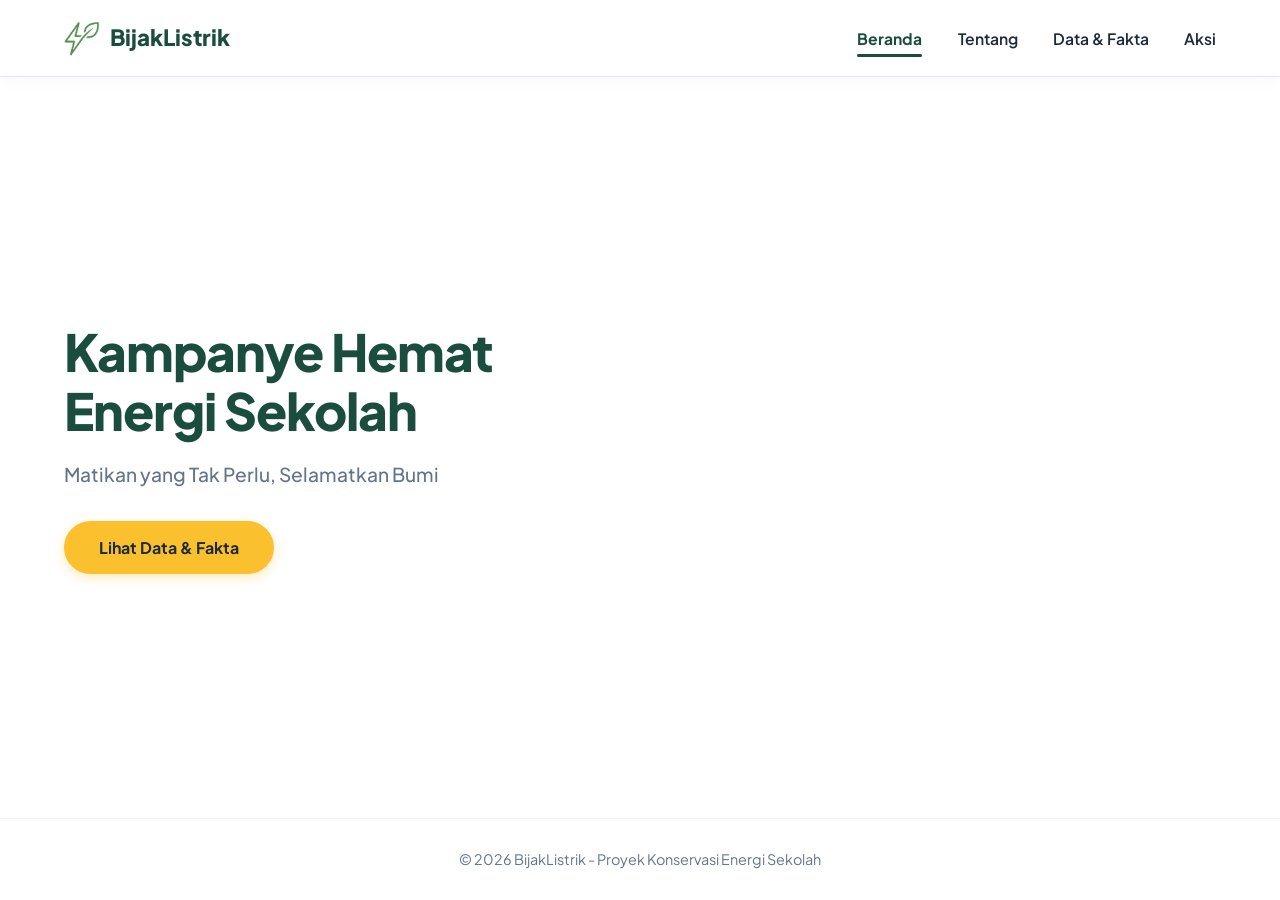
<file: index.html>
<!DOCTYPE html>
<html lang="id">
<head>
    <meta charset="UTF-8">
    <meta name="viewport" content="width=device-width, initial-scale=1.0">
    <title>BijakListrik - Kampanye Hemat Energi Sekolah</title>
    <link rel="icon" type="image/png" href="img/icon.png">

    <!-- Google Fonts: Plus Jakarta Sans -->
    <link rel="preconnect" href="https://fonts.googleapis.com">
    <link rel="preconnect" href="https://fonts.gstatic.com" crossorigin>
    <link href="https://fonts.googleapis.com/css2?family=Plus+Jakarta+Sans:wght@400;500;600;700;800&display=swap" rel="stylesheet">

    <!-- CSS Utama -->
    <link rel="stylesheet" href="css/style.css">
</head>
<body>

    <!-- HEADER / NAVBAR -->
    <header class="navbar-container">
        <div class="logo">
            <a href="index.html">
                <img src="img/logo.png" alt="Logo BijakListrik" class="logo-img">
                <span>BijakListrik</span>
            </a>
        </div>

        <nav class="nav-links">
            <a href="index.html" class="nav-item active">Beranda</a>
            <a href="tentang.html" class="nav-item">Tentang</a>
            <a href="data.html" class="nav-item">Data & Fakta</a>
            <a href="aksi.html" class="nav-item">Aksi</a>
        </nav>
    </header>

    <!-- HALAMAN UTAMA (HERO SECTION) -->
    <main class="hero-container">
        <div class="hero-text">
            <h1 class="hero-title">Kampanye Hemat<br>Energi Sekolah</h1>
            <p class="hero-subtitle">Matikan yang Tak Perlu, Selamatkan Bumi</p>
            <a href="data.html" class="btn-cta">Lihat Data & Fakta</a>
        </div>

        <!-- Area Kosong Sisi Kanan -->
        <div class="hero-space"></div>
    </main>

    <!-- FOOTER -->
    <footer class="footer-container">
        <p>&copy; 2026 BijakListrik - Proyek Konservasi Energi Sekolah</p>
    </footer>

    <!-- JavaScript -->
    <script src="js/main.js"></script>
</body>
</html>
</file>
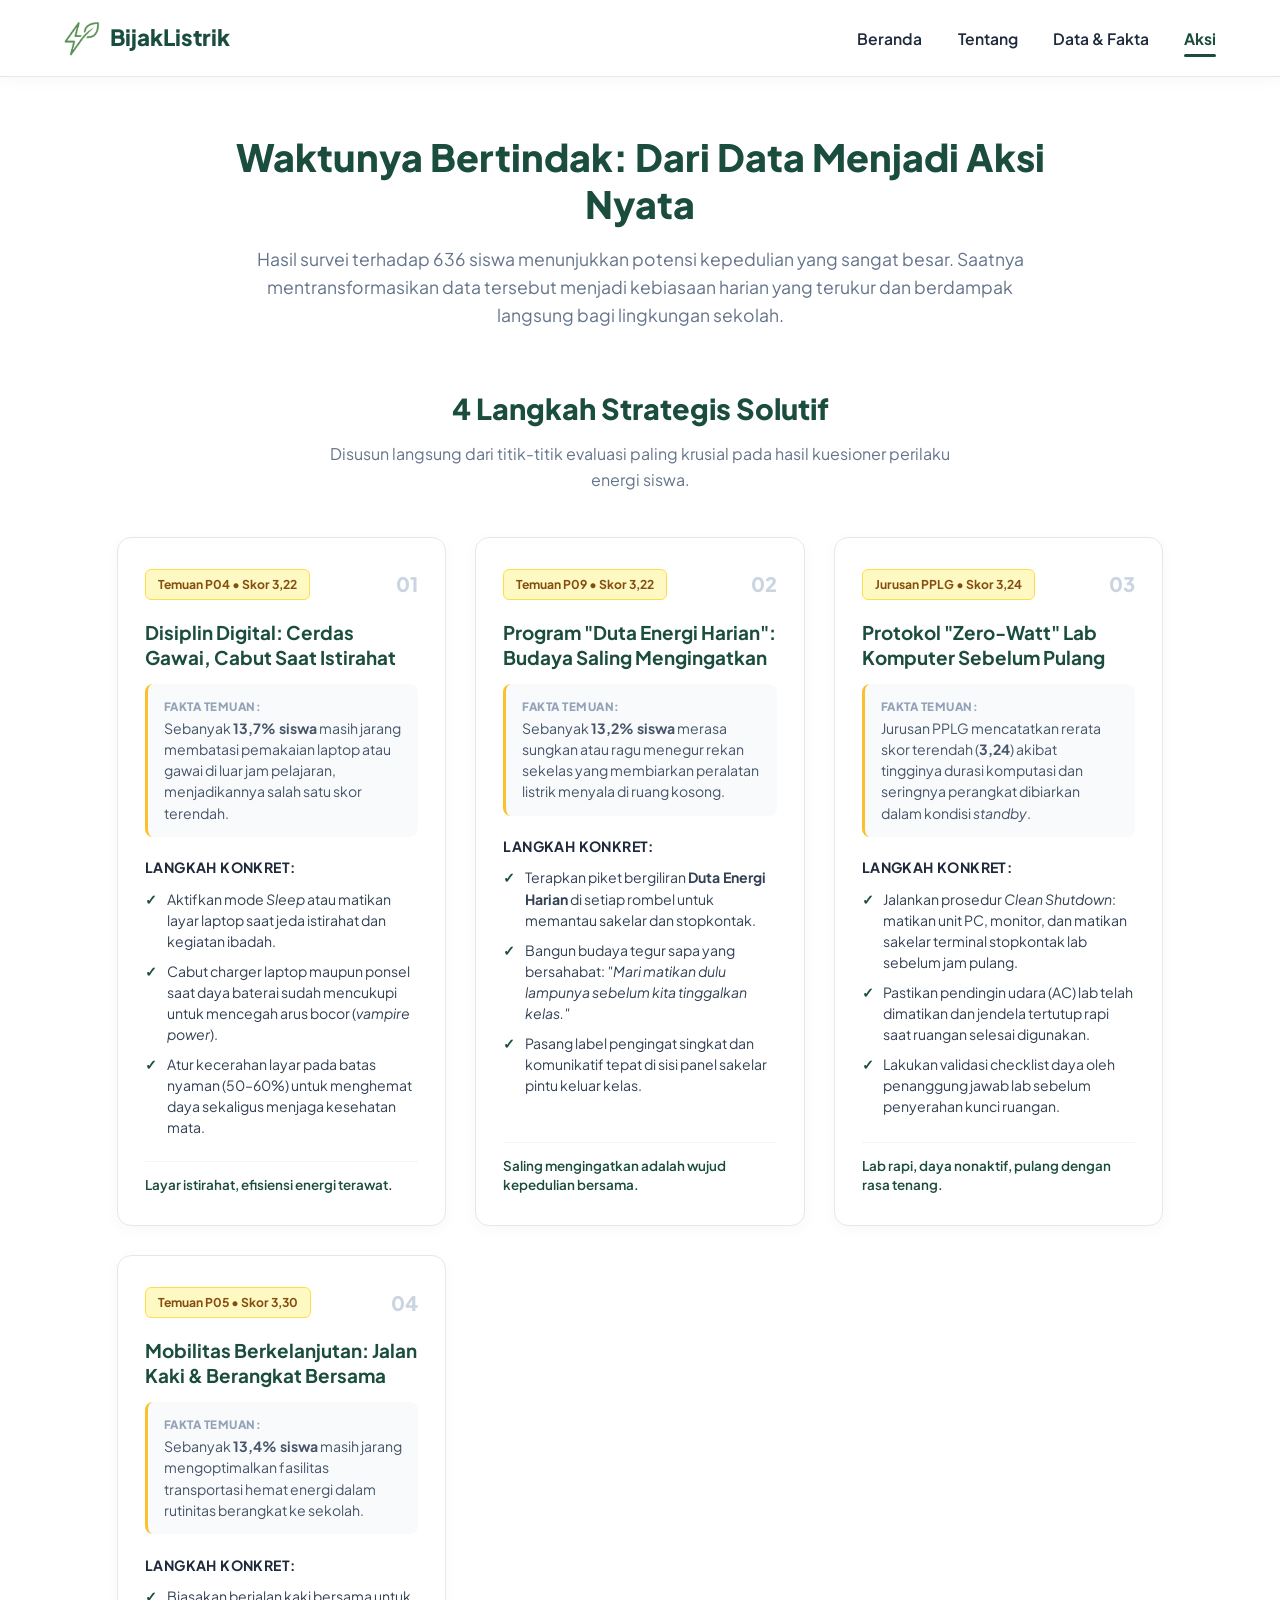
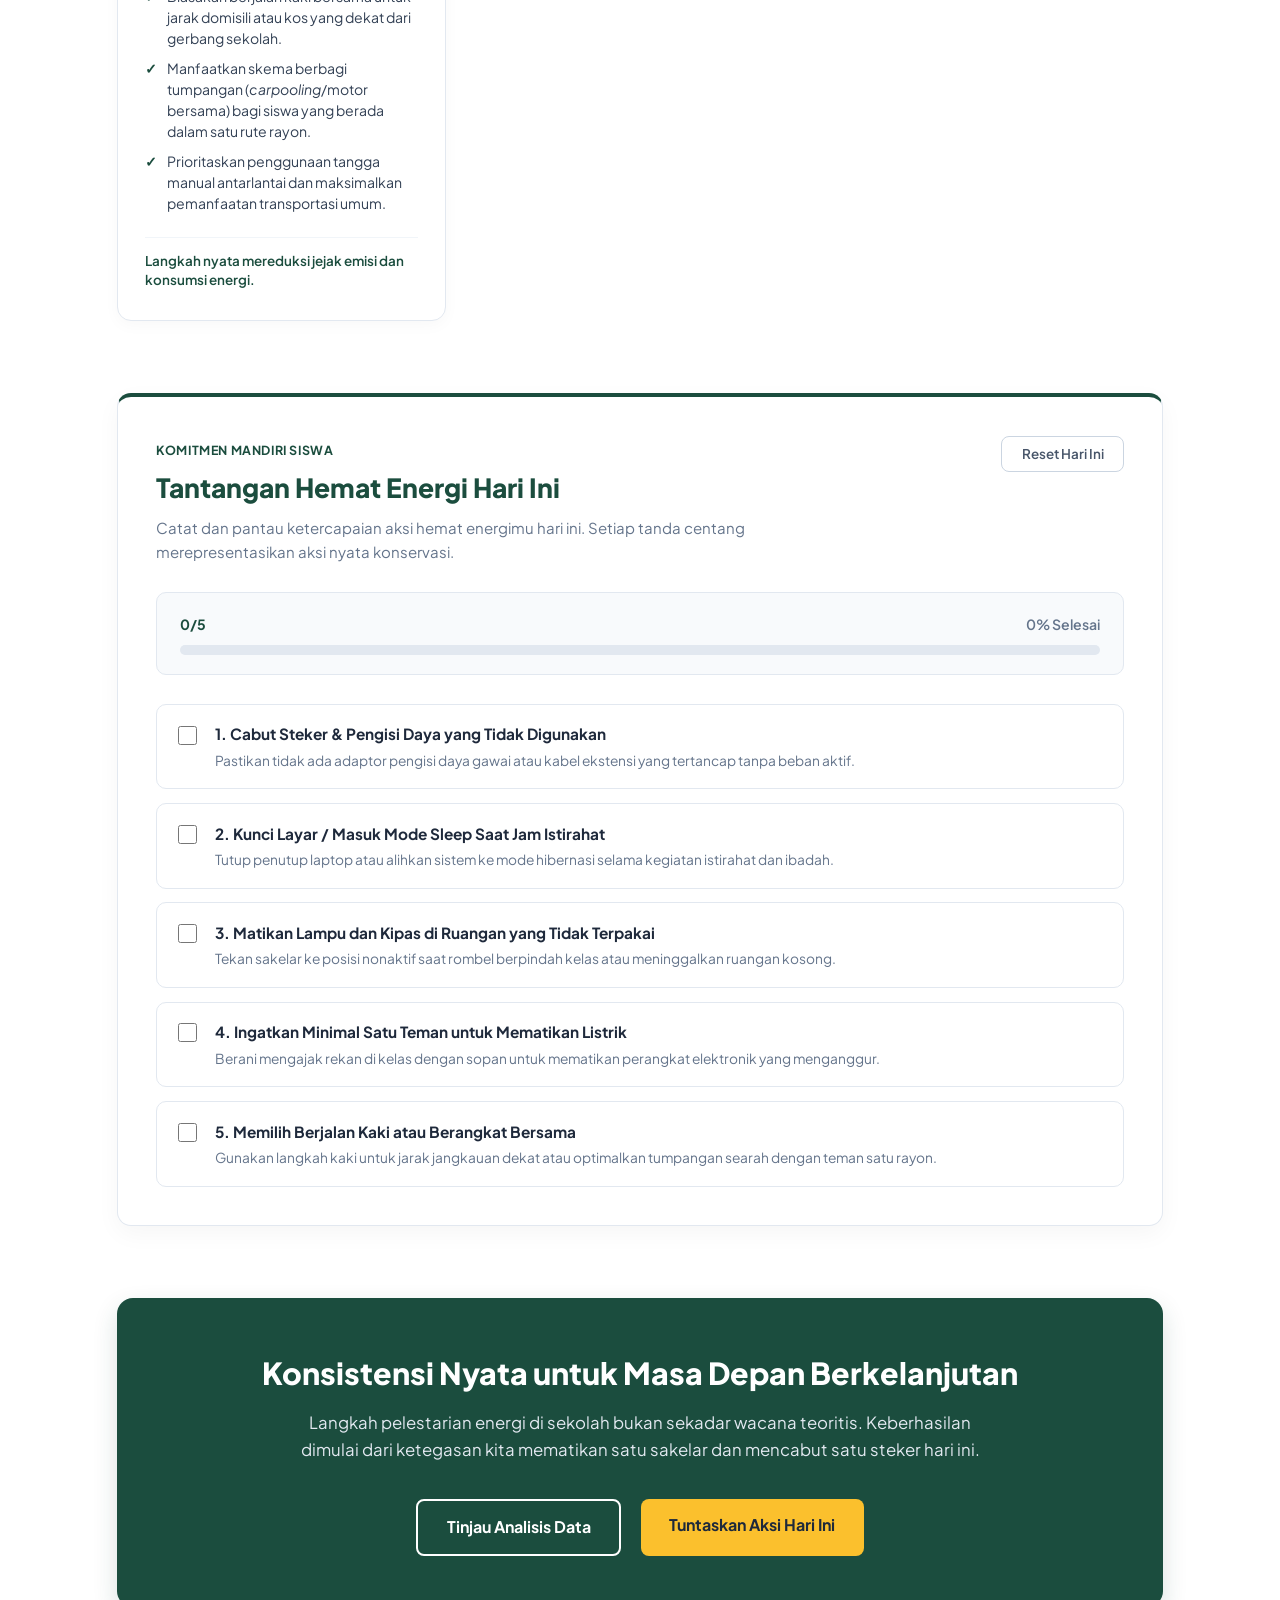
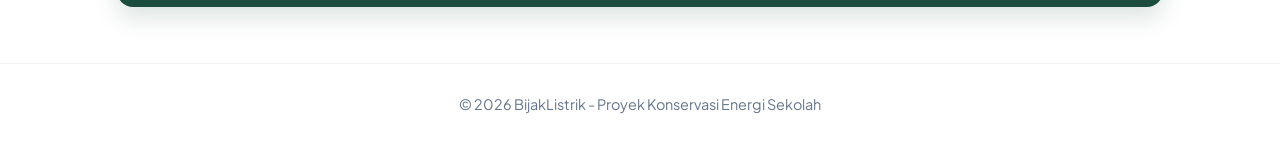
<file: aksi.html>
<!DOCTYPE html>
<html lang="id">
<head>
    <meta charset="UTF-8">
    <meta name="viewport" content="width=device-width, initial-scale=1.0">
    <title>Aksi & Rekomendasi - BijakListrik</title>
    <link rel="icon" type="image/png" href="img/icon.png">

    <!-- Google Fonts: Plus Jakarta Sans -->
    <link rel="preconnect" href="https://fonts.googleapis.com">
    <link rel="preconnect" href="https://fonts.gstatic.com" crossorigin>
    <link href="https://fonts.googleapis.com/css2?family=Plus+Jakarta+Sans:wght@400;500;600;700;800&display=swap" rel="stylesheet">

    <!-- CSS Utama -->
    <link rel="stylesheet" href="css/style.css">
</head>
<body>

    <!-- HEADER / NAVBAR -->
    <header class="navbar-container">
        <div class="logo">
            <a href="index.html">
                <img src="img/logo.png" alt="Logo BijakListrik" class="logo-img">
                <span>BijakListrik</span>
            </a>
        </div>

        <nav class="nav-links">
            <a href="index.html" class="nav-item">Beranda</a>
            <a href="tentang.html" class="nav-item">Tentang</a>
            <a href="data.html" class="nav-item">Data & Fakta</a>
            <a href="aksi.html" class="nav-item active">Aksi</a>
        </nav>
    </header>

    <!-- KONTEN UTAMA AKSI & REKOMENDASI -->
    <main class="action-container">
        <!-- HEADER KAMPANYE AKSI -->
        <section class="action-hero">
            <h2>Waktunya Bertindak: Dari Data Menjadi Aksi Nyata</h2>
            <p class="lead-text">
                Hasil survei terhadap 636 siswa menunjukkan potensi kepedulian yang sangat besar. Saatnya mentransformasikan data tersebut menjadi kebiasaan harian yang terukur dan berdampak langsung bagi lingkungan sekolah.
            </p>
        </section>

        <!-- 4 REKOMENDASI KONKRET BERDASARKAN DATA -->
        <section class="recommendations-section">
            <div class="section-title-wrap">

                <h3>4 Langkah Strategis Solutif</h3>
                <p>Disusun langsung dari titik-titik evaluasi paling krusial pada hasil kuesioner perilaku energi siswa.</p>
            </div>

            <div class="recommendations-grid">
                <!-- KARTU 1: TEMUAN P04 -->
                <article class="recom-card">
                    <div class="recom-card-top">
                        <span class="recom-badge">Temuan P04 &bull; Skor 3,22</span>
                        <span class="recom-index">01</span>
                    </div>
                    <h4>Disiplin Digital: Cerdas Gawai, Cabut Saat Istirahat</h4>
                    <div class="recom-problem">
                        <span class="problem-tag">Fakta Temuan:</span>
                        <p>Sebanyak <strong>13,7% siswa</strong> masih jarang membatasi pemakaian laptop atau gawai di luar jam pelajaran, menjadikannya salah satu skor terendah.</p>
                    </div>
                    <div class="recom-solution">
                        <h5>Langkah Konkret:</h5>
                        <ul>
                            <li>Aktifkan mode <em>Sleep</em> atau matikan layar laptop saat jeda istirahat dan kegiatan ibadah.</li>
                            <li>Cabut charger laptop maupun ponsel saat daya baterai sudah mencukupi untuk mencegah arus bocor (<em>vampire power</em>).</li>
                            <li>Atur kecerahan layar pada batas nyaman (50–60%) untuk menghemat daya sekaligus menjaga kesehatan mata.</li>
                        </ul>
                    </div>
                    <div class="recom-footer">
                        <span class="recom-callout">Layar istirahat, efisiensi energi terawat.</span>
                    </div>
                </article>

                <!-- KARTU 2: TEMUAN P09 -->
                <article class="recom-card">
                    <div class="recom-card-top">
                        <span class="recom-badge">Temuan P09 &bull; Skor 3,22</span>
                        <span class="recom-index">02</span>
                    </div>
                    <h4>Program "Duta Energi Harian": Budaya Saling Mengingatkan</h4>
                    <div class="recom-problem">
                        <span class="problem-tag">Fakta Temuan:</span>
                        <p>Sebanyak <strong>13,2% siswa</strong> merasa sungkan atau ragu menegur rekan sekelas yang membiarkan peralatan listrik menyala di ruang kosong.</p>
                    </div>
                    <div class="recom-solution">
                        <h5>Langkah Konkret:</h5>
                        <ul>
                            <li>Terapkan piket bergiliran <strong>Duta Energi Harian</strong> di setiap rombel untuk memantau sakelar dan stopkontak.</li>
                            <li>Bangun budaya tegur sapa yang bersahabat: <em>"Mari matikan dulu lampunya sebelum kita tinggalkan kelas."</em></li>
                            <li>Pasang label pengingat singkat dan komunikatif tepat di sisi panel sakelar pintu keluar kelas.</li>
                        </ul>
                    </div>
                    <div class="recom-footer">
                        <span class="recom-callout">Saling mengingatkan adalah wujud kepedulian bersama.</span>
                    </div>
                </article>

                <!-- KARTU 3: TEMUAN JURUSAN PPLG -->
                <article class="recom-card">
                    <div class="recom-card-top">
                        <span class="recom-badge">Jurusan PPLG &bull; Skor 3,24</span>
                        <span class="recom-index">03</span>
                    </div>
                    <h4>Protokol "Zero-Watt" Lab Komputer Sebelum Pulang</h4>
                    <div class="recom-problem">
                        <span class="problem-tag">Fakta Temuan:</span>
                        <p>Jurusan PPLG mencatatkan rerata skor terendah (<strong>3,24</strong>) akibat tingginya durasi komputasi dan seringnya perangkat dibiarkan dalam kondisi <em>standby</em>.</p>
                    </div>
                    <div class="recom-solution">
                        <h5>Langkah Konkret:</h5>
                        <ul>
                            <li>Jalankan prosedur <em>Clean Shutdown</em>: matikan unit PC, monitor, dan matikan sakelar terminal stopkontak lab sebelum jam pulang.</li>
                            <li>Pastikan pendingin udara (AC) lab telah dimatikan dan jendela tertutup rapi saat ruangan selesai digunakan.</li>
                            <li>Lakukan validasi checklist daya oleh penanggung jawab lab sebelum penyerahan kunci ruangan.</li>
                        </ul>
                    </div>
                    <div class="recom-footer">
                        <span class="recom-callout">Lab rapi, daya nonaktif, pulang dengan rasa tenang.</span>
                    </div>
                </article>

                <!-- KARTU 4: TEMUAN P05 -->
                <article class="recom-card">
                    <div class="recom-card-top">
                        <span class="recom-badge">Temuan P05 &bull; Skor 3,30</span>
                        <span class="recom-index">04</span>
                    </div>
                    <h4>Mobilitas Berkelanjutan: Jalan Kaki & Berangkat Bersama</h4>
                    <div class="recom-problem">
                        <span class="problem-tag">Fakta Temuan:</span>
                        <p>Sebanyak <strong>13,4% siswa</strong> masih jarang mengoptimalkan fasilitas transportasi hemat energi dalam rutinitas berangkat ke sekolah.</p>
                    </div>
                    <div class="recom-solution">
                        <h5>Langkah Konkret:</h5>
                        <ul>
                            <li>Biasakan berjalan kaki bersama untuk jarak domisili atau kos yang dekat dari gerbang sekolah.</li>
                            <li>Manfaatkan skema berbagi tumpangan (<em>carpooling</em>/motor bersama) bagi siswa yang berada dalam satu rute rayon.</li>
                            <li>Prioritaskan penggunaan tangga manual antarlantai dan maksimalkan pemanfaatan transportasi umum.</li>
                        </ul>
                    </div>
                    <div class="recom-footer">
                        <span class="recom-callout">Langkah nyata mereduksi jejak emisi dan konsumsi energi.</span>
                    </div>
                </article>
            </div>
        </section>

        <!-- FITUR INTERAKTIF: TANTANGAN HEMAT ENERGI HARI INI -->
        <section class="challenge-section">
            <div class="challenge-box">
                <div class="challenge-top">
                    <div class="challenge-header-content">
                        <span class="challenge-tag">Komitmen Mandiri Siswa</span>
                        <h3>Tantangan Hemat Energi Hari Ini</h3>
                        <p>Catat dan pantau ketercapaian aksi hemat energimu hari ini. Setiap tanda centang merepresentasikan aksi nyata konservasi.</p>
                    </div>
                    <button type="button" id="resetChallengeBtn" class="btn-reset" title="Atur ulang progres untuk hari baru">Reset Hari Ini</button>
                </div>

                <!-- PROGRESS BAR -->
                <div class="progress-container">
                    <div class="progress-info">
                        <span id="challengeCount" class="progress-count-text">0/5 Aksi Selesai</span>
                        <span id="challengePercent" class="progress-percent-text">0% Selesai</span>
                    </div>
                    <div class="progress-track">
                        <div class="progress-fill" id="challengeProgressBar"></div>
                    </div>
                </div>

                <!-- BADGE SELESAI -->
                <div id="challengeBadge" class="challenge-badge">
                    <div class="badge-indicator">
                        <span class="badge-check-icon">✓</span>
                    </div>
                    <div class="badge-content">
                        <strong>Seluruh Target Berhasil Dituntaskan</strong>
                        <p>Terima kasih atas kontribusi aktifmu. Pertahankan disiplin ini dan terus tularkan kebiasaan positif kepada teman di sekitarmu.</p>
                    </div>
                </div>

                <!-- DAFTAR CHECKLIST 5 AKSI HARIAN -->
                <div class="checklist-grid">
                    <label class="challenge-item" for="chk-p06">
                        <input type="checkbox" id="chk-p06" class="challenge-checkbox" data-id="p06">
                        <div class="challenge-item-body">
                            <span class="challenge-title">1. Cabut Steker & Pengisi Daya yang Tidak Digunakan</span>
                            <span class="challenge-desc">Pastikan tidak ada adaptor pengisi daya gawai atau kabel ekstensi yang tertancap tanpa beban aktif.</span>
                        </div>
                    </label>

                    <label class="challenge-item" for="chk-p04">
                        <input type="checkbox" id="chk-p04" class="challenge-checkbox" data-id="p04">
                        <div class="challenge-item-body">
                            <span class="challenge-title">2. Kunci Layar / Masuk Mode Sleep Saat Jam Istirahat</span>
                            <span class="challenge-desc">Tutup penutup laptop atau alihkan sistem ke mode hibernasi selama kegiatan istirahat dan ibadah.</span>
                        </div>
                    </label>

                    <label class="challenge-item" for="chk-lampu">
                        <input type="checkbox" id="chk-lampu" class="challenge-checkbox" data-id="lampu">
                        <div class="challenge-item-body">
                            <span class="challenge-title">3. Matikan Lampu dan Kipas di Ruangan yang Tidak Terpakai</span>
                            <span class="challenge-desc">Tekan sakelar ke posisi nonaktif saat rombel berpindah kelas atau meninggalkan ruangan kosong.</span>
                        </div>
                    </label>

                    <label class="challenge-item" for="chk-p09">
                        <input type="checkbox" id="chk-p09" class="challenge-checkbox" data-id="p09">
                        <div class="challenge-item-body">
                            <span class="challenge-title">4. Ingatkan Minimal Satu Teman untuk Mematikan Listrik</span>
                            <span class="challenge-desc">Berani mengajak rekan di kelas dengan sopan untuk mematikan perangkat elektronik yang menganggur.</span>
                        </div>
                    </label>

                    <label class="challenge-item" for="chk-p05">
                        <input type="checkbox" id="chk-p05" class="challenge-checkbox" data-id="p05">
                        <div class="challenge-item-body">
                            <span class="challenge-title">5. Memilih Berjalan Kaki atau Berangkat Bersama</span>
                            <span class="challenge-desc">Gunakan langkah kaki untuk jarak jangkauan dekat atau optimalkan tumpangan searah dengan teman satu rayon.</span>
                        </div>
                    </label>
                </div>
            </div>
        </section>

        <!-- AJAKAN BERKOMITMEN (CALL TO ACTION) -->
        <section class="pledge-banner">
            <h3>Konsistensi Nyata untuk Masa Depan Berkelanjutan</h3>
            <p>Langkah pelestarian energi di sekolah bukan sekadar wacana teoritis. Keberhasilan dimulai dari ketegasan kita mematikan satu sakelar dan mencabut satu steker hari ini.</p>
            <div class="pledge-actions">
                <a href="data.html" class="btn-outline">Tinjau Analisis Data</a>
                <a href="#challengeProgressBar" class="btn-primary-action">Tuntaskan Aksi Hari Ini</a>
            </div>
        </section>
    </main>

    <!-- FOOTER -->
    <footer class="footer-container">
        <p>&copy; 2026 BijakListrik - Proyek Konservasi Energi Sekolah</p>
    </footer>

    <!-- JavaScript -->
    <script src="js/main.js"></script>
</body>
</html>
</file>
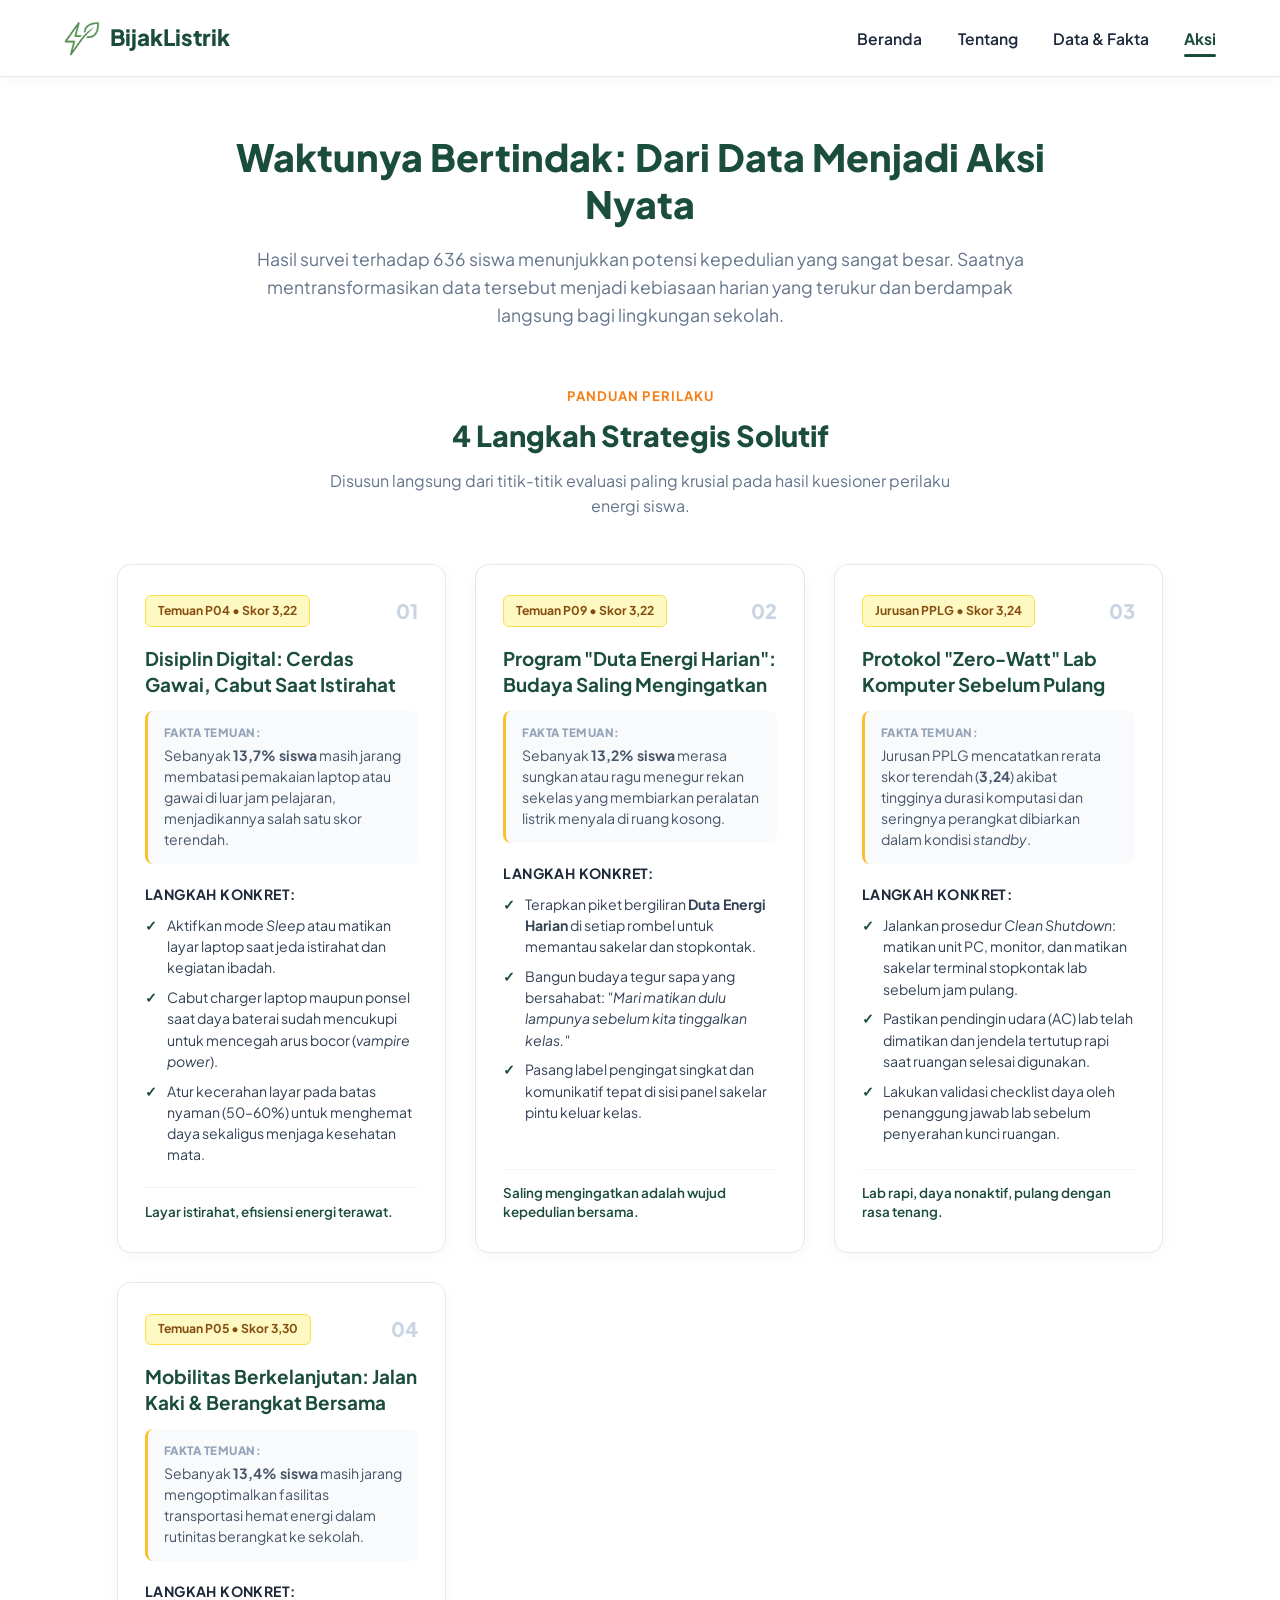
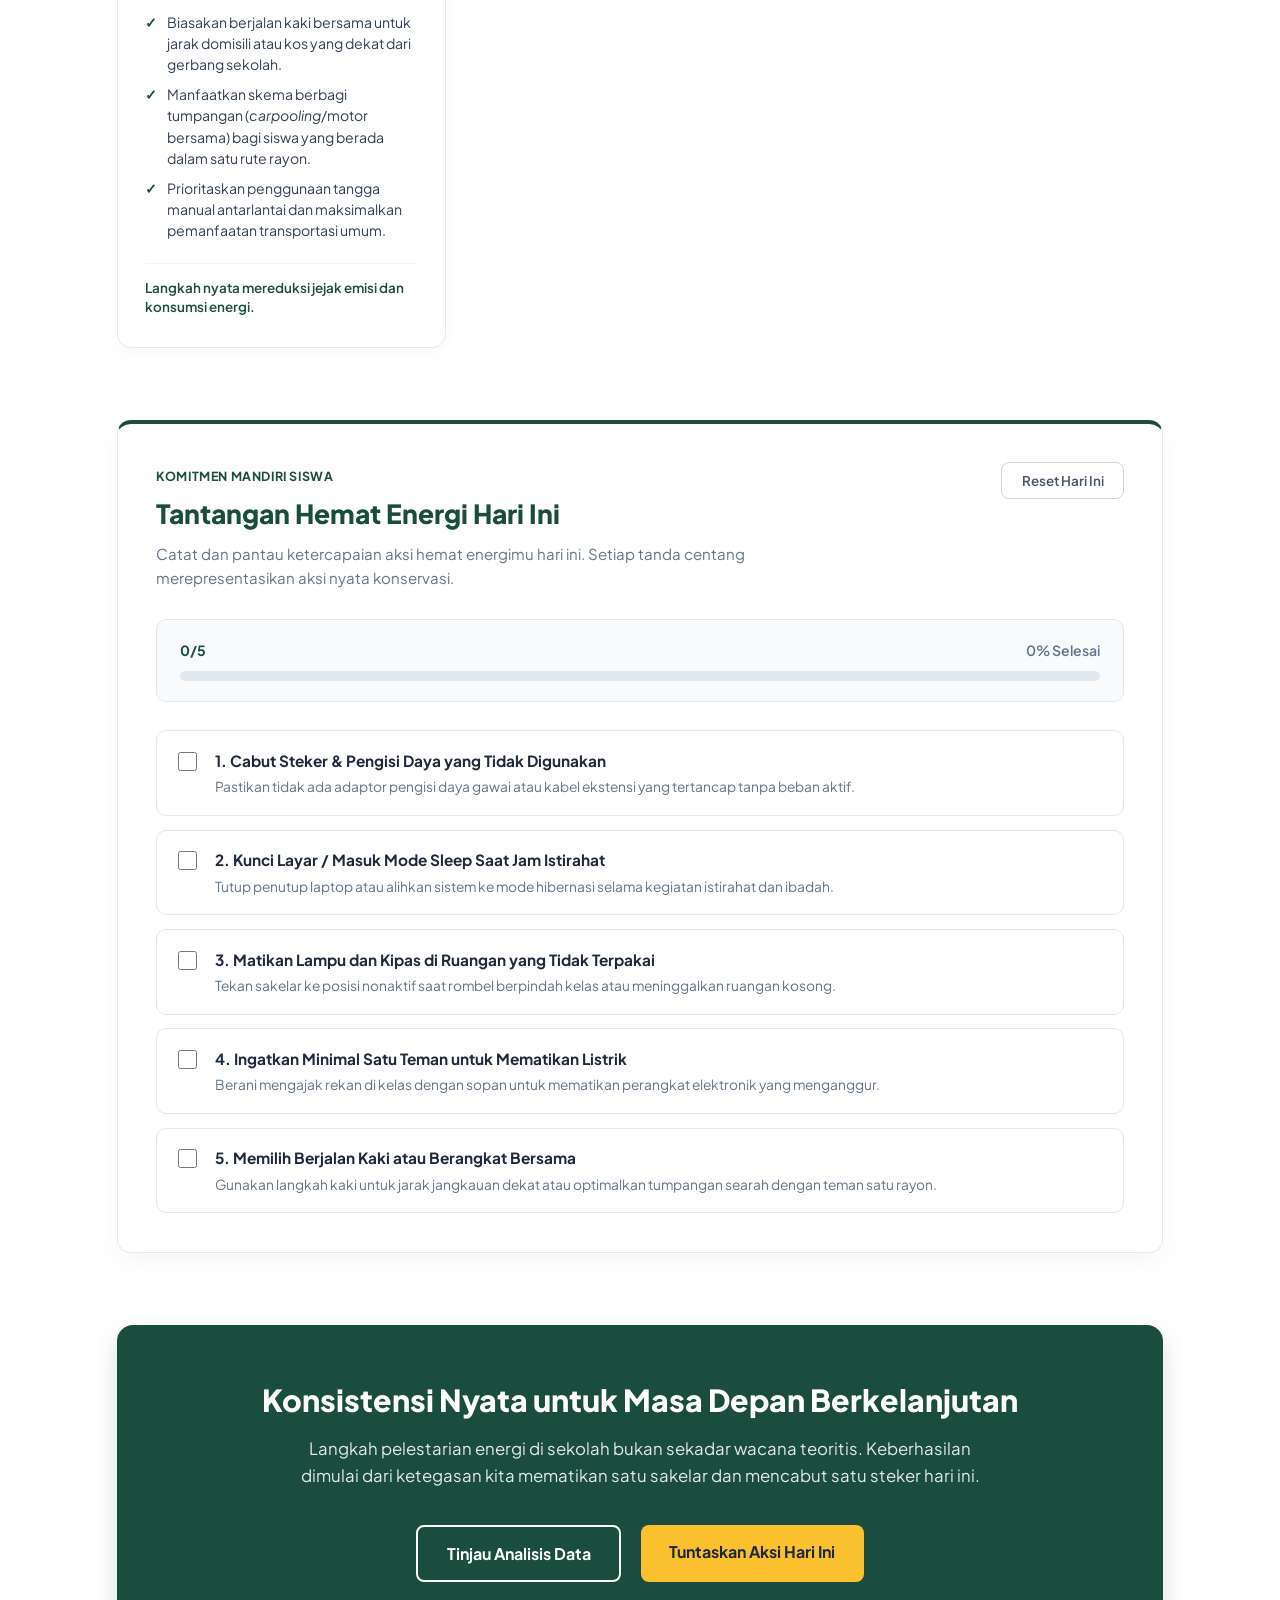
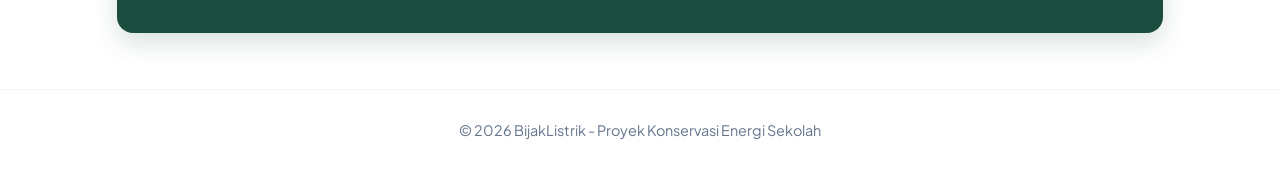
<file: aksi_backup.html>
<!DOCTYPE html>
<html lang="id">
<head>
    <meta charset="UTF-8">
    <meta name="viewport" content="width=device-width, initial-scale=1.0">
    <title>Aksi & Rekomendasi - BijakListrik</title>
    <link rel="icon" type="image/png" href="img/icon.png">

    <!-- Google Fonts: Plus Jakarta Sans -->
    <link rel="preconnect" href="https://fonts.googleapis.com">
    <link rel="preconnect" href="https://fonts.gstatic.com" crossorigin>
    <link href="https://fonts.googleapis.com/css2?family=Plus+Jakarta+Sans:wght@400;500;600;700;800&display=swap" rel="stylesheet">

    <!-- CSS Utama -->
    <link rel="stylesheet" href="css/style.css">
</head>
<body>

    <!-- HEADER / NAVBAR -->
    <header class="navbar-container">
        <div class="logo">
            <a href="index.html">
                <img src="img/logo.png" alt="Logo BijakListrik" class="logo-img">
                <span>BijakListrik</span>
            </a>
        </div>

        <nav class="nav-links">
            <a href="index.html" class="nav-item">Beranda</a>
            <a href="tentang.html" class="nav-item">Tentang</a>
            <a href="data.html" class="nav-item">Data & Fakta</a>
            <a href="aksi.html" class="nav-item active">Aksi</a>
        </nav>
    </header>

    <!-- KONTEN UTAMA AKSI & REKOMENDASI -->
    <main class="action-container">
        <!-- HEADER KAMPANYE AKSI -->
        <section class="action-hero">
        
            <h2>Waktunya Bertindak: Dari Data Menjadi Aksi Nyata</h2>
            <p class="lead-text">
                Hasil survei terhadap 636 siswa menunjukkan potensi kepedulian yang sangat besar. Saatnya mentransformasikan data tersebut menjadi kebiasaan harian yang terukur dan berdampak langsung bagi lingkungan sekolah.
            </p>
        </section>

        <!-- 4 REKOMENDASI KONKRET BERDASARKAN DATA -->
        <section class="recommendations-section">
            <div class="section-title-wrap">
                <span class="section-subheading">Panduan Perilaku</span>
                <h3>4 Langkah Strategis Solutif</h3>
                <p>Disusun langsung dari titik-titik evaluasi paling krusial pada hasil kuesioner perilaku energi siswa.</p>
            </div>

            <div class="recommendations-grid">
                <!-- KARTU 1: TEMUAN P04 -->
                <article class="recom-card">
                    <div class="recom-card-top">
                        <span class="recom-badge">Temuan P04 &bull; Skor 3,22</span>
                        <span class="recom-index">01</span>
                    </div>
                    <h4>Disiplin Digital: Cerdas Gawai, Cabut Saat Istirahat</h4>
                    <div class="recom-problem">
                        <span class="problem-tag">Fakta Temuan:</span>
                        <p>Sebanyak <strong>13,7% siswa</strong> masih jarang membatasi pemakaian laptop atau gawai di luar jam pelajaran, menjadikannya salah satu skor terendah.</p>
                    </div>
                    <div class="recom-solution">
                        <h5>Langkah Konkret:</h5>
                        <ul>
                            <li>Aktifkan mode <em>Sleep</em> atau matikan layar laptop saat jeda istirahat dan kegiatan ibadah.</li>
                            <li>Cabut charger laptop maupun ponsel saat daya baterai sudah mencukupi untuk mencegah arus bocor (<em>vampire power</em>).</li>
                            <li>Atur kecerahan layar pada batas nyaman (50–60%) untuk menghemat daya sekaligus menjaga kesehatan mata.</li>
                        </ul>
                    </div>
                    <div class="recom-footer">
                        <span class="recom-callout">Layar istirahat, efisiensi energi terawat.</span>
                    </div>
                </article>

                <!-- KARTU 2: TEMUAN P09 -->
                <article class="recom-card">
                    <div class="recom-card-top">
                        <span class="recom-badge">Temuan P09 &bull; Skor 3,22</span>
                        <span class="recom-index">02</span>
                    </div>
                    <h4>Program "Duta Energi Harian": Budaya Saling Mengingatkan</h4>
                    <div class="recom-problem">
                        <span class="problem-tag">Fakta Temuan:</span>
                        <p>Sebanyak <strong>13,2% siswa</strong> merasa sungkan atau ragu menegur rekan sekelas yang membiarkan peralatan listrik menyala di ruang kosong.</p>
                    </div>
                    <div class="recom-solution">
                        <h5>Langkah Konkret:</h5>
                        <ul>
                            <li>Terapkan piket bergiliran <strong>Duta Energi Harian</strong> di setiap rombel untuk memantau sakelar dan stopkontak.</li>
                            <li>Bangun budaya tegur sapa yang bersahabat: <em>"Mari matikan dulu lampunya sebelum kita tinggalkan kelas."</em></li>
                            <li>Pasang label pengingat singkat dan komunikatif tepat di sisi panel sakelar pintu keluar kelas.</li>
                        </ul>
                    </div>
                    <div class="recom-footer">
                        <span class="recom-callout">Saling mengingatkan adalah wujud kepedulian bersama.</span>
                    </div>
                </article>

                <!-- KARTU 3: TEMUAN JURUSAN PPLG -->
                <article class="recom-card">
                    <div class="recom-card-top">
                        <span class="recom-badge">Jurusan PPLG &bull; Skor 3,24</span>
                        <span class="recom-index">03</span>
                    </div>
                    <h4>Protokol "Zero-Watt" Lab Komputer Sebelum Pulang</h4>
                    <div class="recom-problem">
                        <span class="problem-tag">Fakta Temuan:</span>
                        <p>Jurusan PPLG mencatatkan rerata skor terendah (<strong>3,24</strong>) akibat tingginya durasi komputasi dan seringnya perangkat dibiarkan dalam kondisi <em>standby</em>.</p>
                    </div>
                    <div class="recom-solution">
                        <h5>Langkah Konkret:</h5>
                        <ul>
                            <li>Jalankan prosedur <em>Clean Shutdown</em>: matikan unit PC, monitor, dan matikan sakelar terminal stopkontak lab sebelum jam pulang.</li>
                            <li>Pastikan pendingin udara (AC) lab telah dimatikan dan jendela tertutup rapi saat ruangan selesai digunakan.</li>
                            <li>Lakukan validasi checklist daya oleh penanggung jawab lab sebelum penyerahan kunci ruangan.</li>
                        </ul>
                    </div>
                    <div class="recom-footer">
                        <span class="recom-callout">Lab rapi, daya nonaktif, pulang dengan rasa tenang.</span>
                    </div>
                </article>

                <!-- KARTU 4: TEMUAN P05 -->
                <article class="recom-card">
                    <div class="recom-card-top">
                        <span class="recom-badge">Temuan P05 &bull; Skor 3,30</span>
                        <span class="recom-index">04</span>
                    </div>
                    <h4>Mobilitas Berkelanjutan: Jalan Kaki & Berangkat Bersama</h4>
                    <div class="recom-problem">
                        <span class="problem-tag">Fakta Temuan:</span>
                        <p>Sebanyak <strong>13,4% siswa</strong> masih jarang mengoptimalkan fasilitas transportasi hemat energi dalam rutinitas berangkat ke sekolah.</p>
                    </div>
                    <div class="recom-solution">
                        <h5>Langkah Konkret:</h5>
                        <ul>
                            <li>Biasakan berjalan kaki bersama untuk jarak domisili atau kos yang dekat dari gerbang sekolah.</li>
                            <li>Manfaatkan skema berbagi tumpangan (<em>carpooling</em>/motor bersama) bagi siswa yang berada dalam satu rute rayon.</li>
                            <li>Prioritaskan penggunaan tangga manual antarlantai dan maksimalkan pemanfaatan transportasi umum.</li>
                        </ul>
                    </div>
                    <div class="recom-footer">
                        <span class="recom-callout">Langkah nyata mereduksi jejak emisi dan konsumsi energi.</span>
                    </div>
                </article>
            </div>
        </section>

        <!-- FITUR INTERAKTIF: TANTANGAN HEMAT ENERGI HARI INI -->
        <section class="challenge-section">
            <div class="challenge-box">
                <div class="challenge-top">
                    <div class="challenge-header-content">
                        <span class="challenge-tag">Komitmen Mandiri Siswa</span>
                        <h3>Tantangan Hemat Energi Hari Ini</h3>
                        <p>Catat dan pantau ketercapaian aksi hemat energimu hari ini. Setiap tanda centang merepresentasikan aksi nyata konservasi.</p>
                    </div>
                    <button type="button" id="resetChallengeBtn" class="btn-reset" title="Atur ulang progres untuk hari baru">Reset Hari Ini</button>
                </div>

                <!-- PROGRESS BAR -->
                <div class="progress-container">
                    <div class="progress-info">
                        <span id="challengeCount" class="progress-count-text">0/5 Aksi Selesai</span>
                        <span id="challengePercent" class="progress-percent-text">0% Selesai</span>
                    </div>
                    <div class="progress-track">
                        <div class="progress-fill" id="challengeProgressBar"></div>
                    </div>
                </div>

                <!-- BADGE SELESAI -->
                <div id="challengeBadge" class="challenge-badge">
                    <div class="badge-indicator">
                        <span class="badge-check-icon">✓</span>
                    </div>
                    <div class="badge-content">
                        <strong>Seluruh Target Berhasil Dituntaskan</strong>
                        <p>Terima kasih atas kontribusi aktifmu. Pertahankan disiplin ini dan terus tularkan kebiasaan positif kepada teman di sekitarmu.</p>
                    </div>
                </div>

                <!-- DAFTAR CHECKLIST 5 AKSI HARIAN -->
                <div class="checklist-grid">
                    <label class="challenge-item" for="chk-p06">
                        <input type="checkbox" id="chk-p06" class="challenge-checkbox" data-id="p06">
                        <div class="challenge-item-body">
                            <span class="challenge-title">1. Cabut Steker & Pengisi Daya yang Tidak Digunakan</span>
                            <span class="challenge-desc">Pastikan tidak ada adaptor pengisi daya gawai atau kabel ekstensi yang tertancap tanpa beban aktif.</span>
                        </div>
                    </label>

                    <label class="challenge-item" for="chk-p04">
                        <input type="checkbox" id="chk-p04" class="challenge-checkbox" data-id="p04">
                        <div class="challenge-item-body">
                            <span class="challenge-title">2. Kunci Layar / Masuk Mode Sleep Saat Jam Istirahat</span>
                            <span class="challenge-desc">Tutup penutup laptop atau alihkan sistem ke mode hibernasi selama kegiatan istirahat dan ibadah.</span>
                        </div>
                    </label>

                    <label class="challenge-item" for="chk-lampu">
                        <input type="checkbox" id="chk-lampu" class="challenge-checkbox" data-id="lampu">
                        <div class="challenge-item-body">
                            <span class="challenge-title">3. Matikan Lampu dan Kipas di Ruangan yang Tidak Terpakai</span>
                            <span class="challenge-desc">Tekan sakelar ke posisi nonaktif saat rombel berpindah kelas atau meninggalkan ruangan kosong.</span>
                        </div>
                    </label>

                    <label class="challenge-item" for="chk-p09">
                        <input type="checkbox" id="chk-p09" class="challenge-checkbox" data-id="p09">
                        <div class="challenge-item-body">
                            <span class="challenge-title">4. Ingatkan Minimal Satu Teman untuk Mematikan Listrik</span>
                            <span class="challenge-desc">Berani mengajak rekan di kelas dengan sopan untuk mematikan perangkat elektronik yang menganggur.</span>
                        </div>
                    </label>

                    <label class="challenge-item" for="chk-p05">
                        <input type="checkbox" id="chk-p05" class="challenge-checkbox" data-id="p05">
                        <div class="challenge-item-body">
                            <span class="challenge-title">5. Memilih Berjalan Kaki atau Berangkat Bersama</span>
                            <span class="challenge-desc">Gunakan langkah kaki untuk jarak jangkauan dekat atau optimalkan tumpangan searah dengan teman satu rayon.</span>
                        </div>
                    </label>
                </div>
            </div>
        </section>

        <!-- AJAKAN BERKOMITMEN (CALL TO ACTION) -->
        <section class="pledge-banner">
            <h3>Konsistensi Nyata untuk Masa Depan Berkelanjutan</h3>
            <p>Langkah pelestarian energi di sekolah bukan sekadar wacana teoritis. Keberhasilan dimulai dari ketegasan kita mematikan satu sakelar dan mencabut satu steker hari ini.</p>
            <div class="pledge-actions">
                <a href="data.html" class="btn-outline">Tinjau Analisis Data</a>
                <a href="#challengeProgressBar" class="btn-primary-action">Tuntaskan Aksi Hari Ini</a>
            </div>
        </section>
    </main>

    <!-- FOOTER -->
    <footer class="footer-container">
        <p>&copy; 2026 BijakListrik - Proyek Konservasi Energi Sekolah</p>
    </footer>

    <!-- JavaScript -->
    <script src="js/main.js"></script>
</body>
</html>
</file>
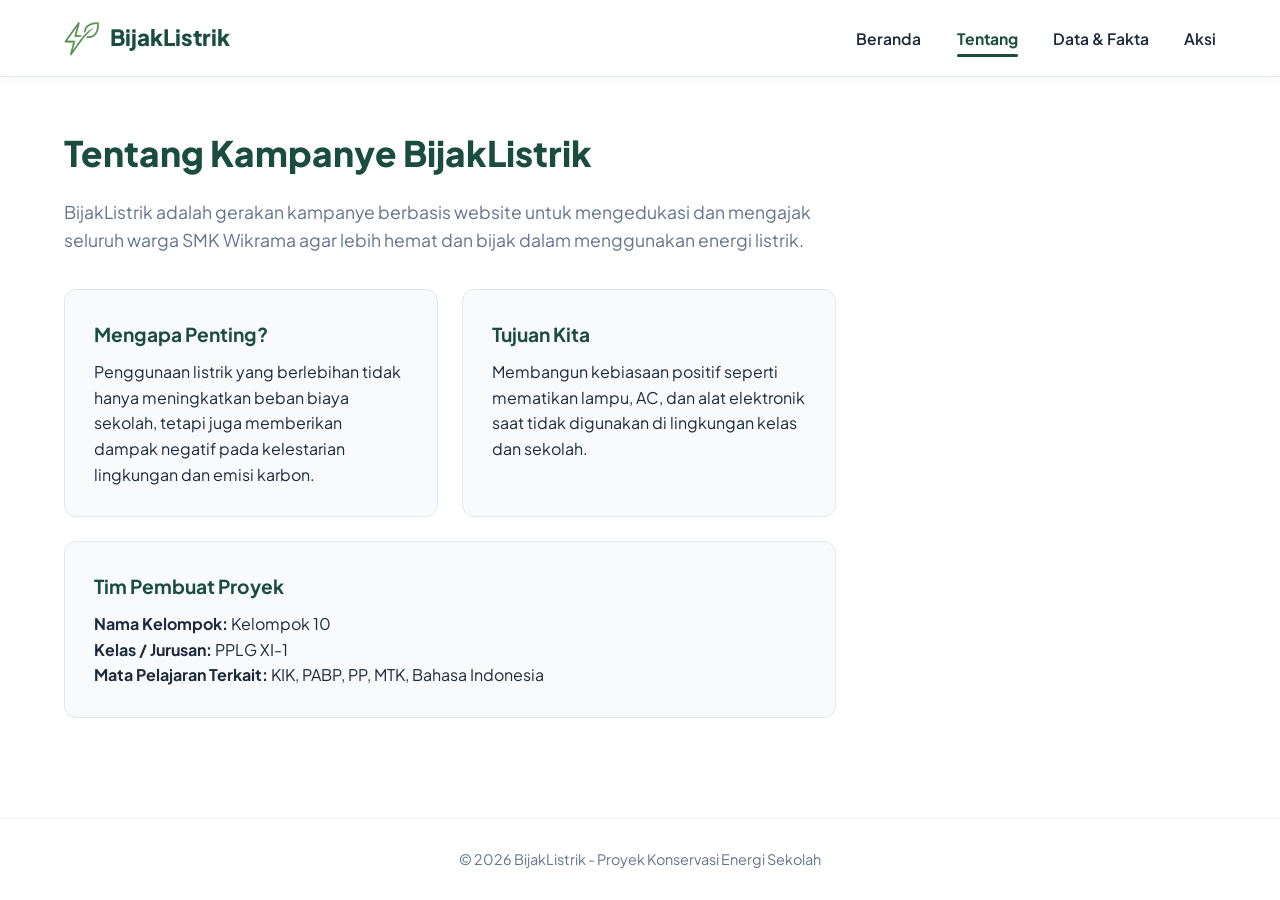
<file: tentang.html>
<!DOCTYPE html>
<html lang="id">
<head>
    <meta charset="UTF-8">
    <meta name="viewport" content="width=device-width, initial-scale=1.0">
    <title>Tentang - BijakListrik</title>
    <link rel="icon" type="image/png" href="img/icon.png">

    <!-- Google Fonts: Plus Jakarta Sans -->
    <link rel="preconnect" href="https://fonts.googleapis.com">
    <link rel="preconnect" href="https://fonts.gstatic.com" crossorigin>
    <link href="https://fonts.googleapis.com/css2?family=Plus+Jakarta+Sans:wght@400;500;600;700;800&display=swap" rel="stylesheet">

    <!-- CSS Utama -->
    <link rel="stylesheet" href="css/style.css">
</head>
<body>

    <!-- HEADER / NAVBAR -->
    <header class="navbar-container">
        <div class="logo">
            <a href="index.html">
                <img src="img/logo.png" alt="Logo BijakListrik" class="logo-img">
                <span>BijakListrik</span>
            </a>
        </div>

        <nav class="nav-links">
            <a href="index.html" class="nav-item">Beranda</a>
            <a href="tentang.html" class="nav-item active">Tentang</a>
            <a href="data.html" class="nav-item">Data & Fakta</a>
            <a href="aksi.html" class="nav-item">Aksi</a>
        </nav>
    </header>

    <!-- KONTEN TENTANG -->
    <main class="content-container">
        <section class="about-section">
            <h2>Tentang Kampanye BijakListrik</h2>
            <p class="lead-text">
                BijakListrik adalah gerakan kampanye berbasis website untuk mengedukasi dan mengajak seluruh warga SMK Wikrama agar lebih hemat dan bijak dalam menggunakan energi listrik.
            </p>

            <div class="about-grid">
                <div class="about-card">
                    <h3>Mengapa Penting?</h3>
                    <p>Penggunaan listrik yang berlebihan tidak hanya meningkatkan beban biaya sekolah, tetapi juga memberikan dampak negatif pada kelestarian lingkungan dan emisi karbon.</p>
                </div>

                <div class="about-card">
                    <h3>Tujuan Kita</h3>
                    <p>Membangun kebiasaan positif seperti mematikan lampu, AC, dan alat elektronik saat tidak digunakan di lingkungan kelas dan sekolah.</p>
                </div>
            </div>

            <div class="team-card">
                <h3>Tim Pembuat Proyek</h3>
                <p><strong>Nama Kelompok:</strong> Kelompok 10</p>
                <p><strong>Kelas / Jurusan:</strong> PPLG XI-1</p>
                <p><strong>Mata Pelajaran Terkait:</strong> KIK, PABP, PP, MTK, Bahasa Indonesia</p>
            </div>
        </section>
    </main>

    <!-- FOOTER -->
    <footer class="footer-container">
        <p>&copy; 2026 BijakListrik - Proyek Konservasi Energi Sekolah</p>
    </footer>

    <!-- JavaScript -->
    <script src="js/main.js"></script>
</body>
</html>
</file>
<file: css/style.css>
/* ==========================================================
   RESET & VARIABEL WARNA
   ========================================================== */
* {
    margin: 0;
    padding: 0;
    box-sizing: border-box;
}

:root {
    --primary-green: #1B4D3E;
    --accent-yellow: #FBC02D;
    --accent-yellow-hover: #F57F17;
    --text-dark: #1E293B;
    --text-muted: #64748B;
    --bg-white: #FFFFFF;
    --font-main: 'Plus Jakarta Sans', sans-serif;
}

body {
    font-family: var(--font-main);
    background-color: var(--bg-white);
    color: var(--text-dark);
    line-height: 1.6;
    min-height: 100vh;
    display: flex;
    flex-direction: column;
}

/* ==========================================================
   1. NAVBAR & HEADER
   ========================================================== */
.navbar-container {
    display: flex;
    justify-content: space-between;
    align-items: center;
    padding: 1.2rem 5%;
    background-color: var(--bg-white);
    border-bottom: 1px solid #E2E8F0;
    box-shadow: 0 4px 15px rgba(0, 0, 0, 0.03);
    position: sticky;
    top: 0;
    z-index: 100;
}

.logo a {
    font-size: 1.4rem;
    font-weight: 800;
    color: var(--primary-green);
    text-decoration: none;
    display: flex;
    align-items: center;
    gap: 0.6rem;
    transition: transform 0.2s ease;
}

.logo a:hover {
    transform: scale(1.02);
}

.logo-img {
    height: 38px;
    width: auto;
    object-fit: contain;
    border-radius: 6px;
}

.nav-links {
    display: flex;
    gap: 2.2rem;
    align-items: center;
}

.nav-item {
    text-decoration: none;
    color: var(--text-dark);
    font-weight: 600;
    font-size: 0.98rem;
    padding: 0.4rem 0;
    position: relative;
    transition: color 0.25s ease, transform 0.2s ease;
}

.nav-item::after {
    content: '';
    position: absolute;
    left: 0;
    bottom: 0;
    width: 0%;
    height: 3px;
    background-color: var(--primary-green);
    border-radius: 2px;
    transition: width 0.3s cubic-bezier(0.25, 0.8, 0.25, 1);
}

.nav-item:not(.disabled):hover {
    color: var(--primary-green);
    transform: translateY(-1px);
}

.nav-item:not(.disabled):hover::after {
    width: 100%;
}

.nav-item.active {
    color: var(--primary-green);
    font-weight: 700;
}

.nav-item.active::after {
    width: 100%;
}

.nav-item.disabled {
    color: #CBD5E1;
    cursor: not-allowed;
}

/* ==========================================================
   2. HERO SECTION (INDEX.HTML)
   ========================================================== */
.hero-container {
    display: flex;
    justify-content: space-between;
    align-items: center;
    padding: 4rem 5%;
    flex: 1;
}

.hero-text {
    max-width: 550px;
}

.hero-title {
    font-size: 3.2rem;
    font-weight: 800;
    color: var(--primary-green);
    line-height: 1.15;
    margin-bottom: 1.2rem;
    letter-spacing: -1px;
}

.hero-subtitle {
    font-size: 1.2rem;
    color: var(--text-muted);
    font-weight: 500;
    margin-bottom: 2rem;
}

.btn-cta {
    display: inline-block;
    background-color: var(--accent-yellow);
    color: var(--text-dark);
    font-weight: 700;
    font-size: 1rem;
    padding: 0.85rem 2.2rem;
    border-radius: 50px;
    text-decoration: none;
    transition: all 0.3s ease;
    box-shadow: 0 4px 12px rgba(251, 192, 45, 0.3);
}

.btn-cta:hover {
    background-color: var(--accent-yellow-hover);
    transform: translateY(-2px);
    box-shadow: 0 6px 16px rgba(251, 192, 45, 0.4);
}

.hero-space {
    flex: 1;
    min-height: 300px;
}

/* ==========================================================
   3. HALAMAN TENTANG (TENTANG.HTML)
   ========================================================== */
.content-container {
    padding: 3rem 5%;
    flex: 1;
    max-width: 900px;
}

.about-section h2 {
    font-size: 2.2rem;
    color: var(--primary-green);
    font-weight: 800;
    margin-bottom: 1rem;
}

.lead-text {
    font-size: 1.1rem;
    color: var(--text-muted);
    margin-bottom: 2.2rem;
}

.about-grid {
    display: grid;
    grid-template-columns: 1fr 1fr;
    gap: 1.5rem;
    margin-bottom: 1.5rem;
}

.about-card,
.team-card {
    background-color: #F8FAFC;
    padding: 1.8rem;
    border-radius: 12px;
    border: 1px solid #E2E8F0;
}

.about-card h3,
.team-card h3 {
    color: var(--primary-green);
    font-size: 1.2rem;
    font-weight: 700;
    margin-bottom: 0.6rem;
}

/* ==========================================================
   4. HALAMAN DATA & FAKTA (DATA.HTML)
   ========================================================== */
.data-container {
    padding: 3rem 5%;
    flex: 1;
    max-width: 1150px;
    width: 100%;
    margin: 0 auto;
}

.data-header h2 {
    font-size: 2.2rem;
    color: var(--primary-green);
    font-weight: 800;
    margin-bottom: 0.8rem;
}

.stats-grid {
    display: grid;
    grid-template-columns: repeat(3, 1fr);
    gap: 1.5rem;
    margin-bottom: 2rem;
}

.stat-card {
    background-color: #F8FAFC;
    border: 1px solid #E2E8F0;
    border-radius: 12px;
    padding: 1.5rem;
}

.stat-label {
    font-size: 0.85rem;
    font-weight: 700;
    color: var(--text-muted);
    text-transform: uppercase;
    letter-spacing: 0.5px;
}

.stat-number {
    font-size: 2rem;
    font-weight: 800;
    color: var(--primary-green);
    margin: 0.3rem 0;
}

.stat-number.highlight-amber {
    color: #D97706;
}

.stat-desc {
    font-size: 0.9rem;
    color: var(--text-muted);
}

.charts-row-two {
    display: grid;
    grid-template-columns: 1fr 1.3fr;
    gap: 1.5rem;
    margin-bottom: 1.5rem;
}

.chart-card {
    background-color: var(--bg-white);
    border: 1px solid #E2E8F0;
    border-radius: 14px;
    padding: 1.8rem;
    box-shadow: 0 4px 14px rgba(0, 0, 0, 0.02);
}

.chart-card.full-width {
    margin-bottom: 2rem;
}

.chart-card h3 {
    font-size: 1.15rem;
    font-weight: 700;
    color: var(--text-dark);
    margin-bottom: 1.2rem;
}

.chart-wrapper {
    position: relative;
    height: 270px;
    width: 100%;
}

.chart-wrapper-tall {
    position: relative;
    height: 360px;
    width: 100%;
}

.chart-caption {
    margin-top: 1.2rem;
    padding-top: 1rem;
    border-top: 1px solid #F1F5F9;
    font-size: 0.95rem;
    color: var(--text-muted);
    line-height: 1.55;
}

/* ==========================================================
   5. FOOTER
   ========================================================== */
.footer-container {
    text-align: center;
    padding: 1.8rem;
    font-size: 0.9rem;
    color: var(--text-muted);
    border-top: 1px solid #F1F5F9;
}

/* ==========================================================
   6. FASE 3: AKSI & REKOMENDASI KOMPONEN
   ========================================================== */
.action-container {
    padding: 3.5rem 6%;
    max-width: 1200px;
    margin: 0 auto;
    width: 100%;
}

.action-hero {
    text-align: center;
    max-width: 820px;
    margin: 0 auto 3.5rem auto;
}

.badge-tag {
    display: inline-block;
    background-color: rgba(27, 77, 62, 0.08);
    color: var(--primary-green);
    font-size: 0.8rem;
    font-weight: 700;
    padding: 0.4rem 1.1rem;
    border-radius: 50px;
    margin-bottom: 1.2rem;
    text-transform: uppercase;
    letter-spacing: 0.8px;
    border: 1px solid rgba(27, 77, 62, 0.15);
}

.action-hero h2 {
    font-size: 2.35rem;
    font-weight: 800;
    color: var(--primary-green);
    margin-bottom: 1.1rem;
    line-height: 1.25;
}

.section-title-wrap {
    text-align: center;
    margin-bottom: 2.8rem;
}

.section-subheading {
    display: block;
    font-size: 0.82rem;
    font-weight: 700;
    color: var(--accent-yellow-hover);
    text-transform: uppercase;
    letter-spacing: 1px;
    margin-bottom: 0.35rem;
}

.section-title-wrap h3 {
    font-size: 1.8rem;
    font-weight: 800;
    color: var(--primary-green);
    margin-bottom: 0.6rem;
}

.section-title-wrap p {
    color: var(--text-muted);
    font-size: 1rem;
    max-width: 650px;
    margin: 0 auto;
}

/* Grid 4 Kartu Rekomendasi Bersih & Tertata */
.recommendations-grid {
    display: grid;
    grid-template-columns: repeat(auto-fit, minmax(270px, 1fr));
    gap: 1.8rem;
    margin-bottom: 4.5rem;
}

.recom-card {
    background: #FFFFFF;
    border: 1px solid #E2E8F0;
    border-radius: 14px;
    padding: 1.9rem 1.7rem;
    display: flex;
    flex-direction: column;
    justify-content: space-between;
    box-shadow: 0 4px 16px rgba(0, 0, 0, 0.03);
    transition: transform 0.25s ease, box-shadow 0.25s ease, border-color 0.25s ease;
}

.recom-card:hover {
    transform: translateY(-4px);
    box-shadow: 0 12px 26px rgba(27, 77, 62, 0.08);
    border-color: var(--primary-green);
}

.recom-card-top {
    display: flex;
    justify-content: space-between;
    align-items: center;
    margin-bottom: 1.2rem;
}

.recom-badge {
    background-color: #FEF9C3;
    color: #854D0E;
    font-size: 0.76rem;
    font-weight: 700;
    padding: 0.3rem 0.75rem;
    border-radius: 6px;
    border: 1px solid #FDE047;
}

.recom-index {
    font-size: 1.25rem;
    font-weight: 800;
    color: #CBD5E1;
    font-family: var(--font-main);
}

.recom-card h4 {
    font-size: 1.18rem;
    font-weight: 700;
    color: var(--primary-green);
    margin-bottom: 0.85rem;
    line-height: 1.35;
}

.recom-problem {
    font-size: 0.88rem;
    color: #475569;
    background: #F8FAFC;
    padding: 0.85rem 1rem;
    border-radius: 8px;
    margin-bottom: 1.2rem;
    border-left: 3px solid var(--accent-yellow);
    line-height: 1.5;
}

.problem-tag {
    display: block;
    font-size: 0.72rem;
    font-weight: 800;
    color: #94A3B8;
    text-transform: uppercase;
    letter-spacing: 0.5px;
    margin-bottom: 0.2rem;
}

.recom-problem p {
    margin: 0;
}

.recom-solution h5 {
    font-size: 0.88rem;
    font-weight: 700;
    color: var(--text-dark);
    text-transform: uppercase;
    letter-spacing: 0.4px;
    margin-bottom: 0.6rem;
}

.recom-solution ul {
    list-style: none;
    padding-left: 0;
    margin-bottom: 1.4rem;
}

.recom-solution ul li {
    font-size: 0.88rem;
    color: #334155;
    position: relative;
    padding-left: 1.35rem;
    margin-bottom: 0.55rem;
    line-height: 1.5;
}

.recom-solution ul li::before {
    content: "✓";
    position: absolute;
    left: 0;
    color: var(--primary-green);
    font-weight: 800;
    font-size: 0.9rem;
}

.recom-footer {
    border-top: 1px solid #F1F5F9;
    padding-top: 0.9rem;
    margin-top: auto;
}

.recom-callout {
    font-size: 0.84rem;
    font-weight: 600;
    color: var(--primary-green);
    display: block;
    line-height: 1.4;
}

/* Fitur Interaktif Tantangan Harian */
.challenge-section {
    margin-bottom: 4.5rem;
}

.challenge-box {
    background: #FFFFFF;
    border: 1px solid #E2E8F0;
    border-top: 4px solid var(--primary-green);
    border-radius: 14px;
    padding: 2.4rem;
    box-shadow: 0 8px 24px rgba(0, 0, 0, 0.04);
}

.challenge-top {
    display: flex;
    justify-content: space-between;
    align-items: flex-start;
    gap: 1.5rem;
    margin-bottom: 1.8rem;
    flex-wrap: wrap;
}

.challenge-header-content {
    flex: 1;
    min-width: 280px;
}

.challenge-tag {
    font-size: 0.78rem;
    font-weight: 700;
    color: var(--primary-green);
    text-transform: uppercase;
    letter-spacing: 0.6px;
    display: inline-block;
    margin-bottom: 0.4rem;
}

.challenge-top h3 {
    font-size: 1.65rem;
    font-weight: 800;
    color: var(--primary-green);
    margin-bottom: 0.4rem;
}

.challenge-top p {
    color: var(--text-muted);
    font-size: 0.94rem;
    max-width: 650px;
}

.btn-reset {
    background: #FFFFFF;
    color: #475569;
    border: 1px solid #CBD5E1;
    padding: 0.55rem 1.2rem;
    border-radius: 8px;
    font-family: var(--font-main);
    font-size: 0.84rem;
    font-weight: 600;
    cursor: pointer;
    transition: all 0.2s ease;
    align-self: flex-start;
}

.btn-reset:hover {
    background: #F8FAFC;
    color: #0F172A;
    border-color: #94A3B8;
}

/* Progress Bar Tertata */
.progress-container {
    background: #F8FAFC;
    padding: 1.2rem 1.4rem;
    border-radius: 10px;
    border: 1px solid #E2E8F0;
    margin-bottom: 1.8rem;
}

.progress-info {
    display: flex;
    justify-content: space-between;
    font-size: 0.88rem;
    font-weight: 700;
    color: var(--primary-green);
    margin-bottom: 0.6rem;
}

.progress-count-text {
    color: var(--primary-green);
}

.progress-percent-text {
    color: var(--text-muted);
    font-weight: 600;
}

.progress-track {
    width: 100%;
    height: 10px;
    background-color: #E2E8F0;
    border-radius: 10px;
    overflow: hidden;
}

.progress-fill {
    height: 100%;
    width: 0%;
    background-color: var(--primary-green);
    border-radius: 10px;
    transition: width 0.35s cubic-bezier(0.4, 0, 0.2, 1);
}

/* Badge Selesai Elegan & Bebas Emoji */
.challenge-badge {
    display: none;
    background: #F0FDF4;
    border: 1px solid #86EFAC;
    color: #14532D;
    padding: 1.2rem 1.4rem;
    border-radius: 10px;
    margin-bottom: 1.8rem;
    align-items: center;
    gap: 1.1rem;
    animation: fadeIn 0.3s ease;
}

.challenge-badge.show {
    display: flex;
}

.badge-indicator {
    width: 38px;
    height: 38px;
    background: var(--primary-green);
    color: #FFFFFF;
    border-radius: 50%;
    display: flex;
    align-items: center;
    justify-content: center;
    flex-shrink: 0;
}

.badge-check-icon {
    font-size: 1.2rem;
    font-weight: 800;
    line-height: 1;
}

.badge-content strong {
    display: block;
    font-size: 0.98rem;
    margin-bottom: 0.2rem;
    color: #14532D;
}

.badge-content p {
    font-size: 0.88rem;
    margin: 0;
    color: #166534;
}

@keyframes fadeIn {
    from { opacity: 0; transform: translateY(-6px); }
    to { opacity: 1; transform: translateY(0); }
}

/* Checklist Items */
.checklist-grid {
    display: flex;
    flex-direction: column;
    gap: 0.85rem;
}

.challenge-item {
    display: flex;
    align-items: flex-start;
    gap: 1.1rem;
    background: #FFFFFF;
    border: 1px solid #E2E8F0;
    padding: 1.1rem 1.3rem;
    border-radius: 10px;
    cursor: pointer;
    transition: all 0.2s ease;
    user-select: none;
}

.challenge-item:hover {
    border-color: var(--primary-green);
    box-shadow: 0 2px 10px rgba(0, 0, 0, 0.04);
}

.challenge-item.completed {
    background-color: #F8FAFC;
    border-color: #CBD5E1;
}

.challenge-item.completed .challenge-title {
    text-decoration: line-through;
    color: var(--text-muted);
}

.challenge-checkbox {
    width: 19px;
    height: 19px;
    accent-color: var(--primary-green);
    cursor: pointer;
    margin-top: 0.2rem;
    flex-shrink: 0;
}

.challenge-item-body {
    display: flex;
    flex-direction: column;
}

.challenge-title {
    font-size: 0.96rem;
    font-weight: 700;
    color: var(--text-dark);
    margin-bottom: 0.25rem;
    transition: color 0.2s ease;
}

.challenge-desc {
    font-size: 0.86rem;
    color: var(--text-muted);
    line-height: 1.45;
}

/* Call to Action Banner */
.pledge-banner {
    background: var(--primary-green);
    color: #FFFFFF;
    border-radius: 16px;
    padding: 3.2rem 2.5rem;
    text-align: center;
    box-shadow: 0 10px 25px rgba(27, 77, 62, 0.16);
}

.pledge-banner h3 {
    font-size: 1.9rem;
    font-weight: 800;
    margin-bottom: 0.75rem;
}

.pledge-banner p {
    font-size: 1.05rem;
    color: #E2E8F0;
    max-width: 680px;
    margin: 0 auto 2.2rem auto;
    line-height: 1.6;
}

.pledge-actions {
    display: flex;
    justify-content: center;
    gap: 1.2rem;
    flex-wrap: wrap;
}

.btn-primary-action {
    display: inline-block;
    background-color: var(--accent-yellow);
    color: #1E293B;
    font-weight: 700;
    padding: 0.85rem 1.8rem;
    border-radius: 8px;
    text-decoration: none;
    transition: all 0.25s ease;
}

.btn-primary-action:hover {
    background-color: var(--accent-yellow-hover);
    transform: translateY(-2px);
    box-shadow: 0 4px 12px rgba(245, 127, 23, 0.3);
}

.btn-outline {
    display: inline-block;
    background-color: transparent;
    color: #FFFFFF;
    border: 2px solid #FFFFFF;
    font-weight: 700;
    padding: 0.85rem 1.8rem;
    border-radius: 8px;
    text-decoration: none;
    transition: all 0.25s ease;
}

.btn-outline:hover {
    background-color: #FFFFFF;
    color: var(--primary-green);
    transform: translateY(-2px);
}

/* ==========================================================
   7. RESPONSIF (HP / TABLET)
   ========================================================== */
@media (max-width: 768px) {
    .navbar-container {
        flex-direction: column;
        gap: 1rem;
        align-items: flex-start;
    }

    .nav-links {
        gap: 1.2rem;
        flex-wrap: wrap;
    }

    .hero-container {
        flex-direction: column;
        padding: 2rem 5%;
    }

    .hero-title {
        font-size: 2.3rem;
    }

    .hero-space {
        display: none;
    }

    .about-grid,
    .stats-grid,
    .charts-row-two,
    .recommendations-grid {
        grid-template-columns: 1fr;
    }

    .action-container {
        padding: 2rem 5%;
    }

    .action-hero h2 {
        font-size: 1.85rem;
    }

    .challenge-top {
        flex-direction: column;
        align-items: flex-start;
    }

    .pledge-banner {
        padding: 2rem 1.2rem;
    }

    .pledge-banner h3 {
        font-size: 1.5rem;
    }

    .pledge-actions {
        flex-direction: column;
        width: 100%;
    }

    .btn-primary-action, .btn-outline {
        width: 100%;
        text-align: center;
    }
}
</file>
